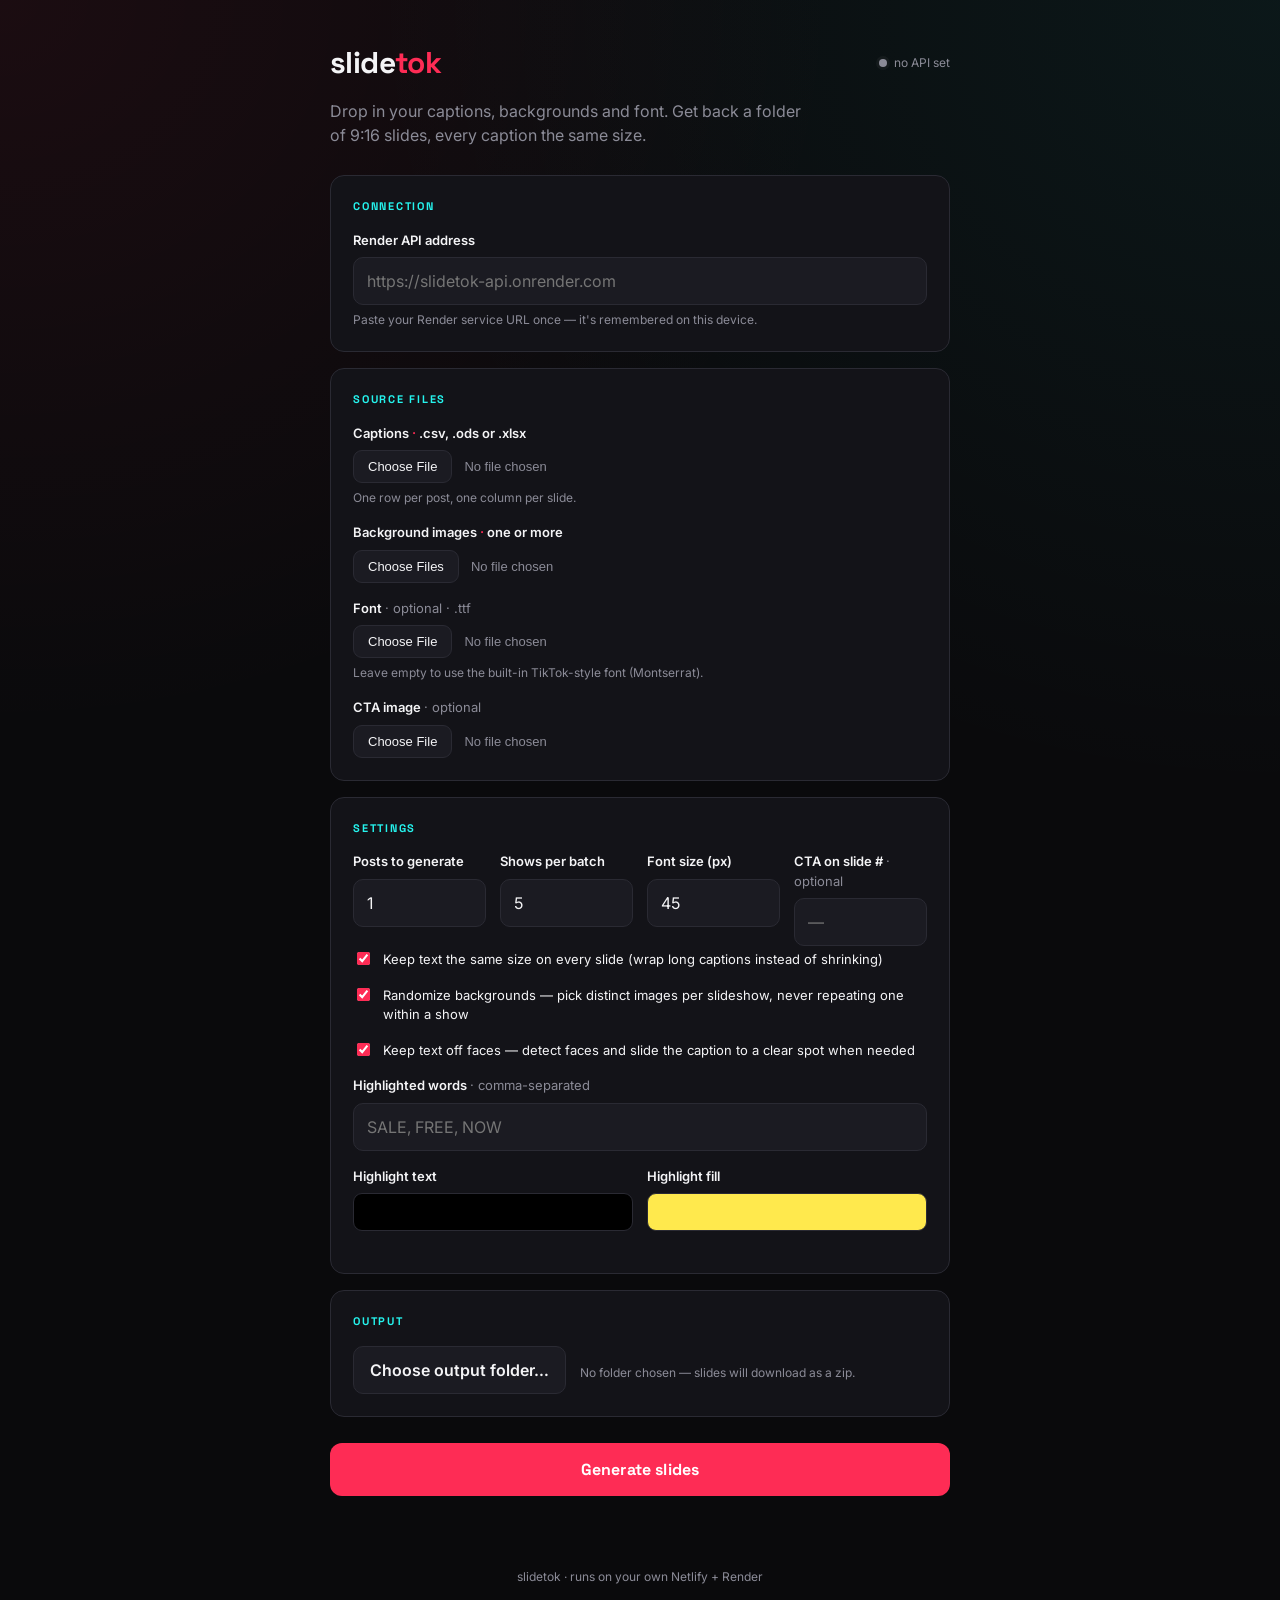
<file: frontend/index.html>
<!DOCTYPE html>
<html lang="en">
<head>
  <meta charset="UTF-8" />
  <meta name="viewport" content="width=device-width, initial-scale=1.0" />
  <title>slidetok — TikTok slide generator</title>
  <link rel="preconnect" href="https://fonts.googleapis.com" />
  <link rel="preconnect" href="https://fonts.gstatic.com" crossorigin />
  <link href="https://fonts.googleapis.com/css2?family=Space+Grotesk:wght@500;700&family=Inter:wght@400;500;600&display=swap" rel="stylesheet" />
  <link rel="stylesheet" href="style.css" />
</head>
<body>
  <main class="wrap">
    <header class="masthead">
      <div class="brand">
        <span class="brand-mark">slide<span class="brand-accent">tok</span></span>
        <span class="status" id="apiStatus"><span class="dot"></span>checking…</span>
      </div>
      <p class="tagline">Drop in your captions, backgrounds and font. Get back a folder of 9:16 slides, every caption the same size.</p>
    </header>

    <!-- API connection -->
    <section class="panel">
      <span class="eyebrow">Connection</span>
      <label class="field">
        <span class="label">Render API address</span>
        <input type="url" id="apiBase" placeholder="https://slidetok-api.onrender.com" />
        <span class="hint">Paste your Render service URL once — it's remembered on this device.</span>
      </label>
    </section>

    <!-- Files -->
    <section class="panel">
      <span class="eyebrow">Source files</span>

      <label class="field">
        <span class="label">Captions <span class="req">·</span> .csv, .ods or .xlsx</span>
        <input type="file" id="captions" accept=".csv,.ods,.xlsx,.xlsm" />
        <span class="hint">One row per post, one column per slide.</span>
      </label>

      <label class="field">
        <span class="label">Background images <span class="req">·</span> one or more</span>
        <input type="file" id="backgrounds" accept="image/*" multiple />
      </label>

      <label class="field">
        <span class="label">Font <span class="muted">· optional · .ttf</span></span>
        <input type="file" id="font" accept=".ttf,.otf" />
        <span class="hint">Leave empty to use the built-in TikTok-style font (Montserrat).</span>
      </label>

      <label class="field">
        <span class="label">CTA image <span class="muted">· optional</span></span>
        <input type="file" id="cta" accept="image/*" />
      </label>
    </section>

    <!-- Settings -->
    <section class="panel">
      <span class="eyebrow">Settings</span>
      <div class="grid">
        <label class="field">
          <span class="label">Posts to generate</span>
          <input type="number" id="numPosts" min="1" value="1" />
        </label>
        <label class="field">
          <span class="label">Shows per batch</span>
          <input type="number" id="batchSize" min="1" value="5" />
        </label>
        <label class="field">
          <span class="label">Font size (px)</span>
          <input type="number" id="fontSize" min="8" value="45" />
        </label>
        <label class="field">
          <span class="label">CTA on slide # <span class="muted">· optional</span></span>
          <input type="number" id="ctaSlide" min="1" placeholder="—" />
        </label>
      </div>

      <label class="toggle">
        <input type="checkbox" id="lockSize" checked />
        <span>Keep text the same size on every slide (wrap long captions instead of shrinking)</span>
      </label>

      <label class="toggle">
        <input type="checkbox" id="randomBg" checked />
        <span>Randomize backgrounds — pick distinct images per slideshow, never repeating one within a show</span>
      </label>

      <label class="toggle">
        <input type="checkbox" id="avoidFaces" checked />
        <span>Keep text off faces — detect faces and slide the caption to a clear spot when needed</span>
      </label>

      <label class="field">
        <span class="label">Highlighted words <span class="muted">· comma-separated</span></span>
        <input type="text" id="bubbleWords" placeholder="SALE, FREE, NOW" />
      </label>

      <div class="grid">
        <div class="field">
          <span class="label">Highlight text</span>
          <div id="bwTextMount"></div>
        </div>
        <div class="field">
          <span class="label">Highlight fill</span>
          <div id="bwFillMount"></div>
        </div>
      </div>
    </section>

    <!-- Per-slide colours -->
    <section class="panel" id="slidePanel" hidden>
      <span class="eyebrow">Per-slide colors</span>
      <p class="hint">Filled in after your captions load. Leave bubble or outline on <strong>None</strong> to skip them.</p>
      <div id="slideRows" class="slide-rows"></div>
    </section>

    <!-- Output destination -->
    <section class="panel" id="outputPanel">
      <span class="eyebrow">Output</span>
      <div class="output-row">
        <button id="chooseFolder" type="button" class="secondary-btn">Choose output folder…</button>
        <span id="folderLabel" class="hint">No folder chosen — slides will download as a zip.</span>
      </div>
    </section>

    <div class="actionbar">
      <button id="generate" class="generate">Generate slides</button>
      <p class="status-line" id="statusLine"></p>
    </div>

    <footer class="foot">slidetok · runs on your own Netlify + Render</footer>
  </main>

  <script src="fflate.js"></script>
  <script src="app.js"></script>
</body>
</html>
</file>
<file: frontend/style.css>
:root {
  --bg: #0a0a0c;
  --surface: #131318;
  --surface-2: #1b1b22;
  --line: #2a2a33;
  --text: #f4f4f6;
  --muted: #8b8b97;
  --pink: #fe2c55;   /* TikTok red-pink */
  --cyan: #25f4ee;   /* TikTok cyan */
  --radius: 14px;
}

* { box-sizing: border-box; }

body {
  margin: 0;
  background:
    radial-gradient(120% 80% at 100% 0%, rgba(37,244,238,0.06), transparent 60%),
    radial-gradient(120% 80% at 0% 0%, rgba(254,44,85,0.07), transparent 55%),
    var(--bg);
  color: var(--text);
  font-family: "Inter", system-ui, -apple-system, sans-serif;
  line-height: 1.5;
  -webkit-font-smoothing: antialiased;
}

.wrap {
  max-width: 660px;
  margin: 0 auto;
  padding: 40px 20px 80px;
}

/* Masthead */
.masthead { margin-bottom: 28px; }
.brand {
  display: flex;
  align-items: center;
  justify-content: space-between;
  gap: 16px;
}
.brand-mark {
  font-family: "Space Grotesk", sans-serif;
  font-weight: 700;
  font-size: 30px;
  letter-spacing: -0.02em;
}
.brand-accent { color: var(--pink); }
.status {
  font-size: 12px;
  color: var(--muted);
  display: inline-flex;
  align-items: center;
  gap: 7px;
  font-variant-numeric: tabular-nums;
}
.status .dot {
  width: 8px; height: 8px; border-radius: 50%;
  background: var(--muted);
  box-shadow: 0 0 0 3px rgba(255,255,255,0.04);
}
.status.online .dot { background: var(--cyan); }
.status.offline .dot { background: var(--pink); }
.tagline {
  margin: 14px 0 0;
  color: var(--muted);
  max-width: 48ch;
}

/* Panels */
.panel {
  background: var(--surface);
  border: 1px solid var(--line);
  border-radius: var(--radius);
  padding: 22px;
  margin-top: 16px;
}
.eyebrow {
  font-family: "Space Grotesk", sans-serif;
  font-size: 11px;
  font-weight: 700;
  letter-spacing: 0.16em;
  text-transform: uppercase;
  color: var(--cyan);
  display: block;
  margin-bottom: 16px;
}

/* Fields */
.field { display: block; margin-bottom: 16px; }
.field:last-child { margin-bottom: 0; }
.label { display: block; font-size: 13px; font-weight: 600; margin-bottom: 7px; }
.req { color: var(--pink); }
.muted { color: var(--muted); font-weight: 400; }
.hint { display: block; font-size: 12px; color: var(--muted); margin-top: 6px; }

input[type="text"],
input[type="url"],
input[type="number"] {
  width: 100%;
  background: var(--surface-2);
  border: 1px solid var(--line);
  border-radius: 10px;
  color: var(--text);
  padding: 11px 13px;
  font: inherit;
}
input[type="file"] {
  width: 100%;
  font-size: 13px;
  color: var(--muted);
}
input[type="file"]::file-selector-button {
  background: var(--surface-2);
  color: var(--text);
  border: 1px solid var(--line);
  border-radius: 9px;
  padding: 8px 14px;
  margin-right: 12px;
  font: inherit;
  cursor: pointer;
}
input[type="file"]::file-selector-button:hover { border-color: var(--cyan); }

input:focus {
  outline: none;
  border-color: var(--cyan);
  box-shadow: 0 0 0 3px rgba(37,244,238,0.15);
}

input[type="color"] {
  width: 100%;
  height: 42px;
  background: var(--surface-2);
  border: 1px solid var(--line);
  border-radius: 10px;
  padding: 4px;
  cursor: pointer;
}

/* ---- Color picker (boxes + spectrum + hex) ---- */
.cp { position: relative; }
.cp-current {
  width: 100%;
  height: 38px;
  border: 1px solid var(--line);
  border-radius: 9px;
  cursor: pointer;
  background: #fff;
  font-size: 11px;
  color: var(--muted);
  font-family: inherit;
}
.cp-current.is-none {
  background:
    repeating-linear-gradient(45deg, var(--surface-2), var(--surface-2) 6px, #3a3a44 6px, #3a3a44 12px);
}
.cp-pop {
  position: absolute;
  z-index: 50;
  top: 44px; left: 0;
  width: 232px;
  background: #20202a;
  border: 1px solid var(--line);
  border-radius: 12px;
  padding: 12px;
  box-shadow: 0 12px 32px rgba(0,0,0,0.5);
}
.cp-grid {
  display: grid;
  grid-template-columns: repeat(5, 1fr);
  gap: 6px;
  margin-bottom: 10px;
}
.cp-box {
  width: 100%; aspect-ratio: 1;
  border: 1px solid rgba(255,255,255,0.18);
  border-radius: 6px;
  cursor: pointer;
  padding: 0;
}
.cp-box:hover { outline: 2px solid var(--cyan); outline-offset: 1px; }
.cp-none-box {
  background:
    repeating-linear-gradient(45deg, #2b2b34, #2b2b34 4px, #44444f 4px, #44444f 8px);
  position: relative;
}
.cp-none-box::after {
  content: "∅"; color: var(--muted); font-size: 13px;
  position: absolute; inset: 0; display: flex; align-items: center; justify-content: center;
}
.cp-sv {
  position: relative;
  width: 100%; height: 110px;
  border-radius: 8px;
  margin-bottom: 10px;
  cursor: crosshair;
  background: hsl(0,100%,50%);
  background-image:
    linear-gradient(to top, #000, transparent),
    linear-gradient(to right, #fff, transparent);
  touch-action: none;
}
.cp-sv-point, .cp-hue-point {
  position: absolute;
  width: 14px; height: 14px;
  border: 2px solid #fff;
  border-radius: 50%;
  transform: translate(-50%, -50%);
  box-shadow: 0 0 0 1px rgba(0,0,0,0.5);
  pointer-events: none;
}
.cp-hue {
  position: relative;
  width: 100%; height: 14px;
  border-radius: 7px;
  margin-bottom: 10px;
  cursor: pointer;
  touch-action: none;
  background: linear-gradient(to right,#f00,#ff0,#0f0,#0ff,#00f,#f0f,#f00);
}
.cp-hue-point { top: 50%; }
.cp-hexrow {
  display: flex; align-items: center;
  background: var(--surface-2);
  border: 1px solid var(--line);
  border-radius: 8px;
  padding: 0 10px;
}
.cp-hash { color: var(--muted); font-size: 13px; }
.cp-hex {
  border: none !important; background: transparent !important;
  box-shadow: none !important; padding: 8px 6px !important;
  text-transform: uppercase; letter-spacing: 0.04em;
}

.grid {
  display: grid;
  grid-template-columns: repeat(auto-fit, minmax(120px, 1fr));
  gap: 14px;
}

/* Toggle */
.toggle {
  display: flex;
  gap: 10px;
  align-items: flex-start;
  font-size: 13px;
  color: var(--text);
  margin: 4px 0 16px;
  cursor: pointer;
}
.toggle input { margin-top: 2px; accent-color: var(--pink); }

/* Per-slide rows */
.slide-rows { display: flex; flex-direction: column; gap: 10px; }
.slide-row {
  display: grid;
  grid-template-columns: 64px 1fr 1fr 1fr;
  gap: 10px;
  align-items: end;
  padding: 12px;
  background: var(--surface-2);
  border: 1px solid var(--line);
  border-radius: 11px;
}
.slide-row .num {
  font-family: "Space Grotesk", sans-serif;
  font-weight: 700;
  color: var(--cyan);
  font-size: 13px;
  padding-bottom: 11px;
}
.mini-label { font-size: 11px; color: var(--muted); margin-bottom: 5px; display: block; }
.none-toggle {
  display: flex; align-items: center; gap: 5px;
  font-size: 11px; color: var(--muted); margin-top: 5px; cursor: pointer;
}
.none-toggle input { accent-color: var(--cyan); }
.swatch[data-none="true"] { opacity: 0.35; }

/* Action bar */
.actionbar { margin-top: 26px; }

.output-row { display: flex; align-items: center; gap: 14px; flex-wrap: wrap; }
.secondary-btn {
  background: var(--surface-2);
  color: var(--text);
  border: 1px solid var(--line);
  border-radius: 10px;
  padding: 11px 16px;
  font: inherit;
  font-weight: 600;
  cursor: pointer;
}
.secondary-btn:hover { border-color: var(--cyan); }
#folderLabel.set { color: var(--cyan); }
.generate {
  width: 100%;
  background: var(--pink);
  color: #fff;
  border: none;
  border-radius: 12px;
  padding: 16px;
  font-family: "Space Grotesk", sans-serif;
  font-weight: 700;
  font-size: 16px;
  letter-spacing: 0.01em;
  cursor: pointer;
  transition: transform 0.05s ease, filter 0.15s ease;
}
.generate:hover { filter: brightness(1.08); }
.generate:active { transform: translateY(1px); }
.generate:disabled { background: var(--surface-2); color: var(--muted); cursor: progress; }

.status-line {
  text-align: center;
  font-size: 13px;
  margin: 14px 0 0;
  min-height: 18px;
  color: var(--muted);
}
.status-line.error { color: var(--pink); }
.status-line.ok { color: var(--cyan); }

.foot {
  text-align: center;
  color: var(--muted);
  font-size: 12px;
  margin-top: 40px;
}

@media (max-width: 460px) {
  .slide-row { grid-template-columns: 1fr 1fr; }
  .slide-row .num { grid-column: 1 / -1; padding-bottom: 0; }
}

@media (prefers-reduced-motion: reduce) {
  * { transition: none !important; }
}
</file>
